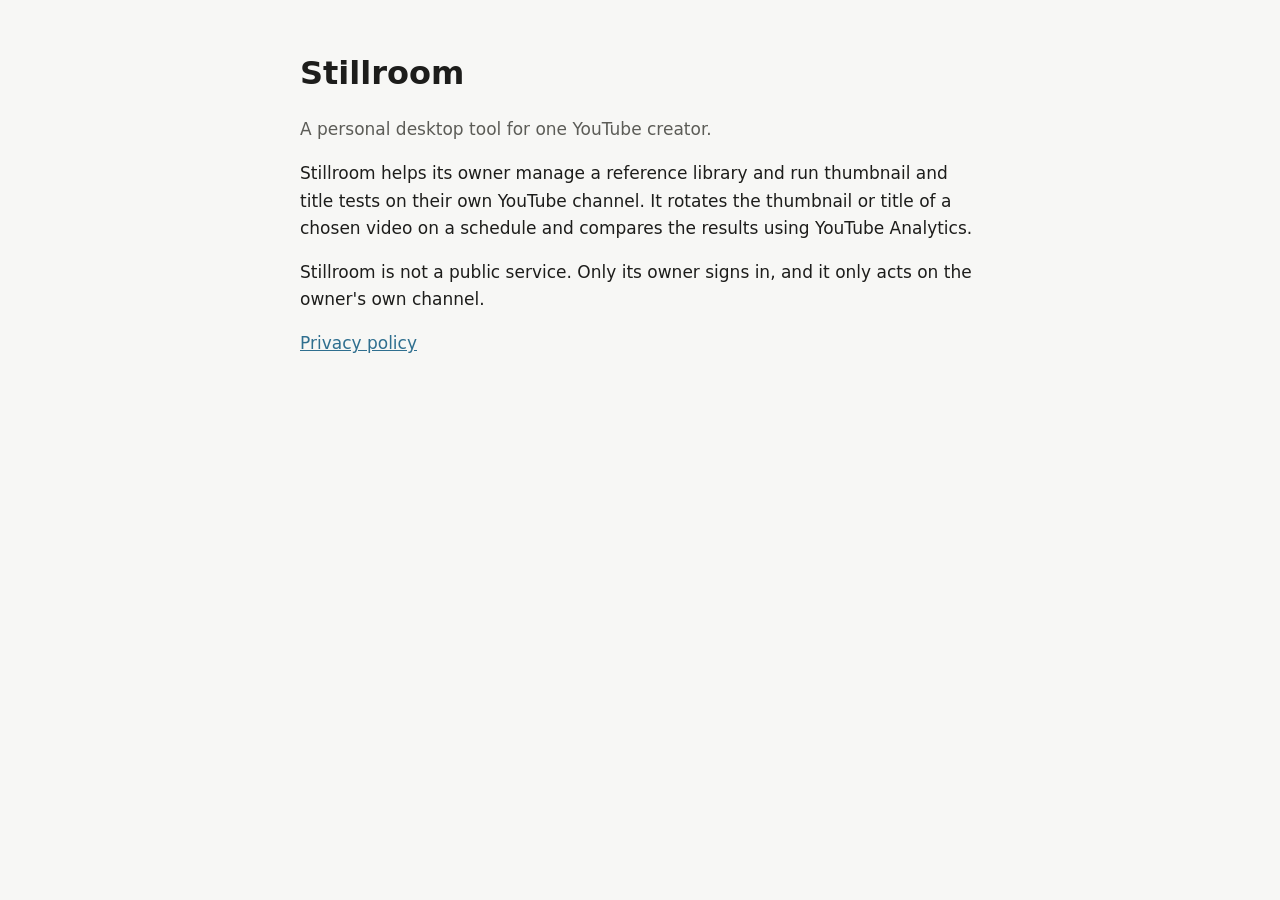
<file: index.html>
<!doctype html>
<html lang="en">
<head>
<meta charset="utf-8">
<meta name="viewport" content="width=device-width, initial-scale=1">
<title>Stillroom</title>
<link rel="stylesheet" href="style.css">
</head>
<body>
<main>
<h1>Stillroom</h1>
<p class="muted">A personal desktop tool for one YouTube creator.</p>
<p>Stillroom helps its owner manage a reference library and run thumbnail and title tests on their own YouTube channel. It rotates the thumbnail or title of a chosen video on a schedule and compares the results using YouTube Analytics.</p>
<p>Stillroom is not a public service. Only its owner signs in, and it only acts on the owner's own channel.</p>
<p><a href="privacy.html">Privacy policy</a></p>
</main>
</body>
</html>
</file>
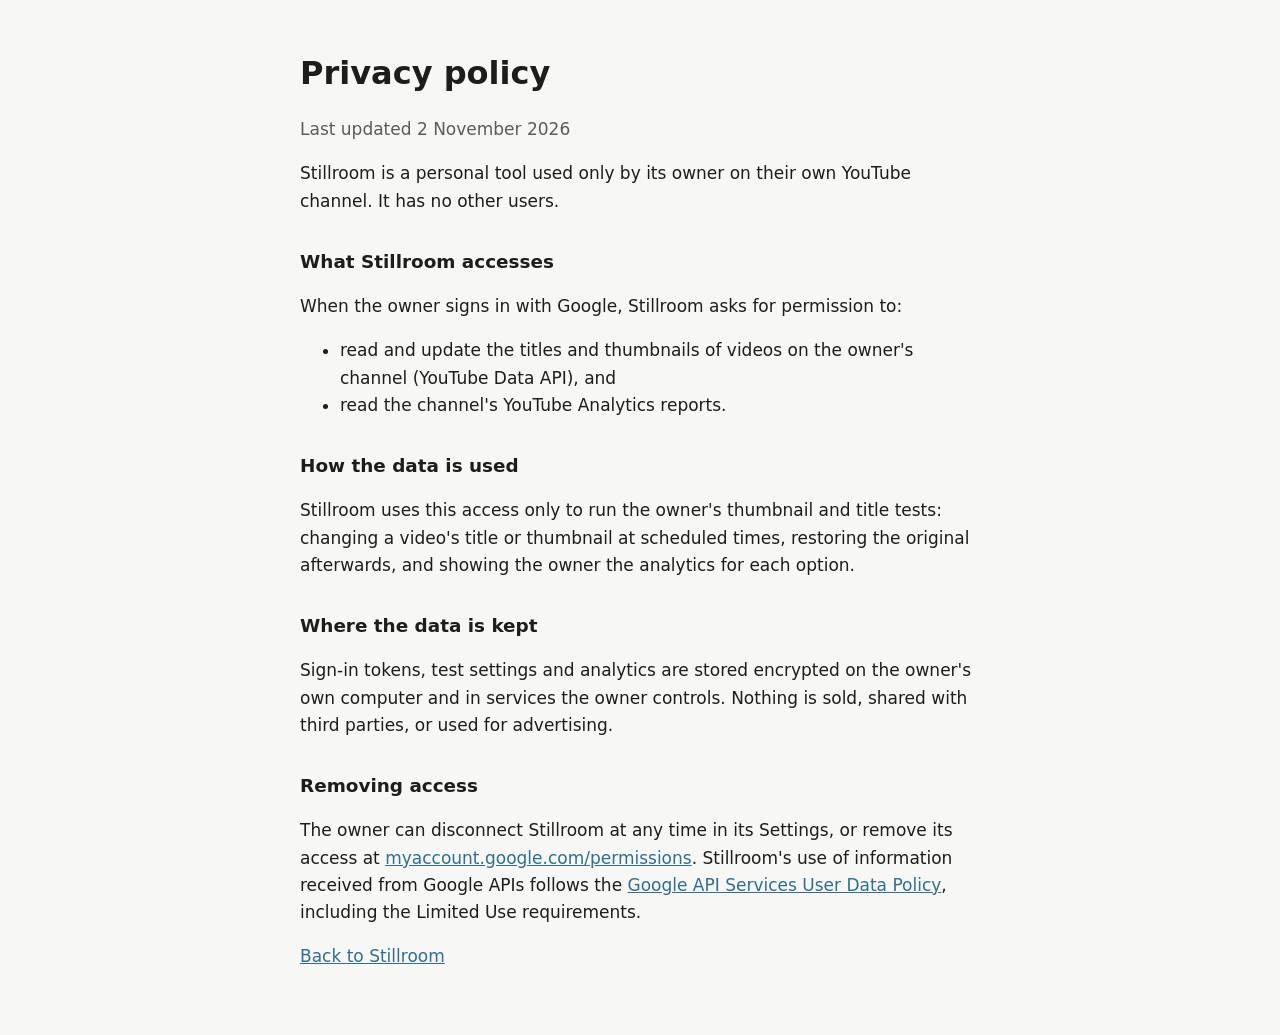
<file: privacy.html>
<!doctype html>
<html lang="en">
<head>
<meta charset="utf-8">
<meta name="viewport" content="width=device-width, initial-scale=1">
<title>Stillroom Privacy</title>
<link rel="stylesheet" href="style.css">
</head>
<body>
<main>
<h1>Privacy policy</h1>
<p class="muted">Last updated 2 November 2026</p>
<p>Stillroom is a personal tool used only by its owner on their own YouTube channel. It has no other users.</p>
<h2>What Stillroom accesses</h2>
<p>When the owner signs in with Google, Stillroom asks for permission to:</p>
<ul>
<li>read and update the titles and thumbnails of videos on the owner's channel (YouTube Data API), and</li>
<li>read the channel's YouTube Analytics reports.</li>
</ul>
<h2>How the data is used</h2>
<p>Stillroom uses this access only to run the owner's thumbnail and title tests: changing a video's title or thumbnail at scheduled times, restoring the original afterwards, and showing the owner the analytics for each option.</p>
<h2>Where the data is kept</h2>
<p>Sign-in tokens, test settings and analytics are stored encrypted on the owner's own computer and in services the owner controls. Nothing is sold, shared with third parties, or used for advertising.</p>
<h2>Removing access</h2>
<p>The owner can disconnect Stillroom at any time in its Settings, or remove its access at <a href="https://myaccount.google.com/permissions">myaccount.google.com/permissions</a>. Stillroom's use of information received from Google APIs follows the <a href="https://developers.google.com/terms/api-services-user-data-policy">Google API Services User Data Policy</a>, including the Limited Use requirements.</p>
<p><a href="index.html">Back to Stillroom</a></p>
</main>
</body>
</html>
</file>
<file: style.css>
:root { color-scheme: light dark; --bg: #f7f7f5; --fg: #1d1d1b; --muted: #5c5c57; --accent: #2f6f8f; }
@media (prefers-color-scheme: dark) { :root { --bg: #161615; --fg: #ececea; --muted: #a3a39d; --accent: #7bb6d4; } }
body { margin: 0; background: var(--bg); color: var(--fg); font: 17px/1.6 system-ui, -apple-system, "Segoe UI", sans-serif; }
main { max-width: 680px; margin: 0 auto; padding: 48px 16px; }
h1 { font-size: 2rem; margin: 0 0 8px; }
h2 { font-size: 1.15rem; margin: 32px 0 8px; }
p, li { color: var(--fg); }
.muted { color: var(--muted); }
a { color: var(--accent); }
</file>
